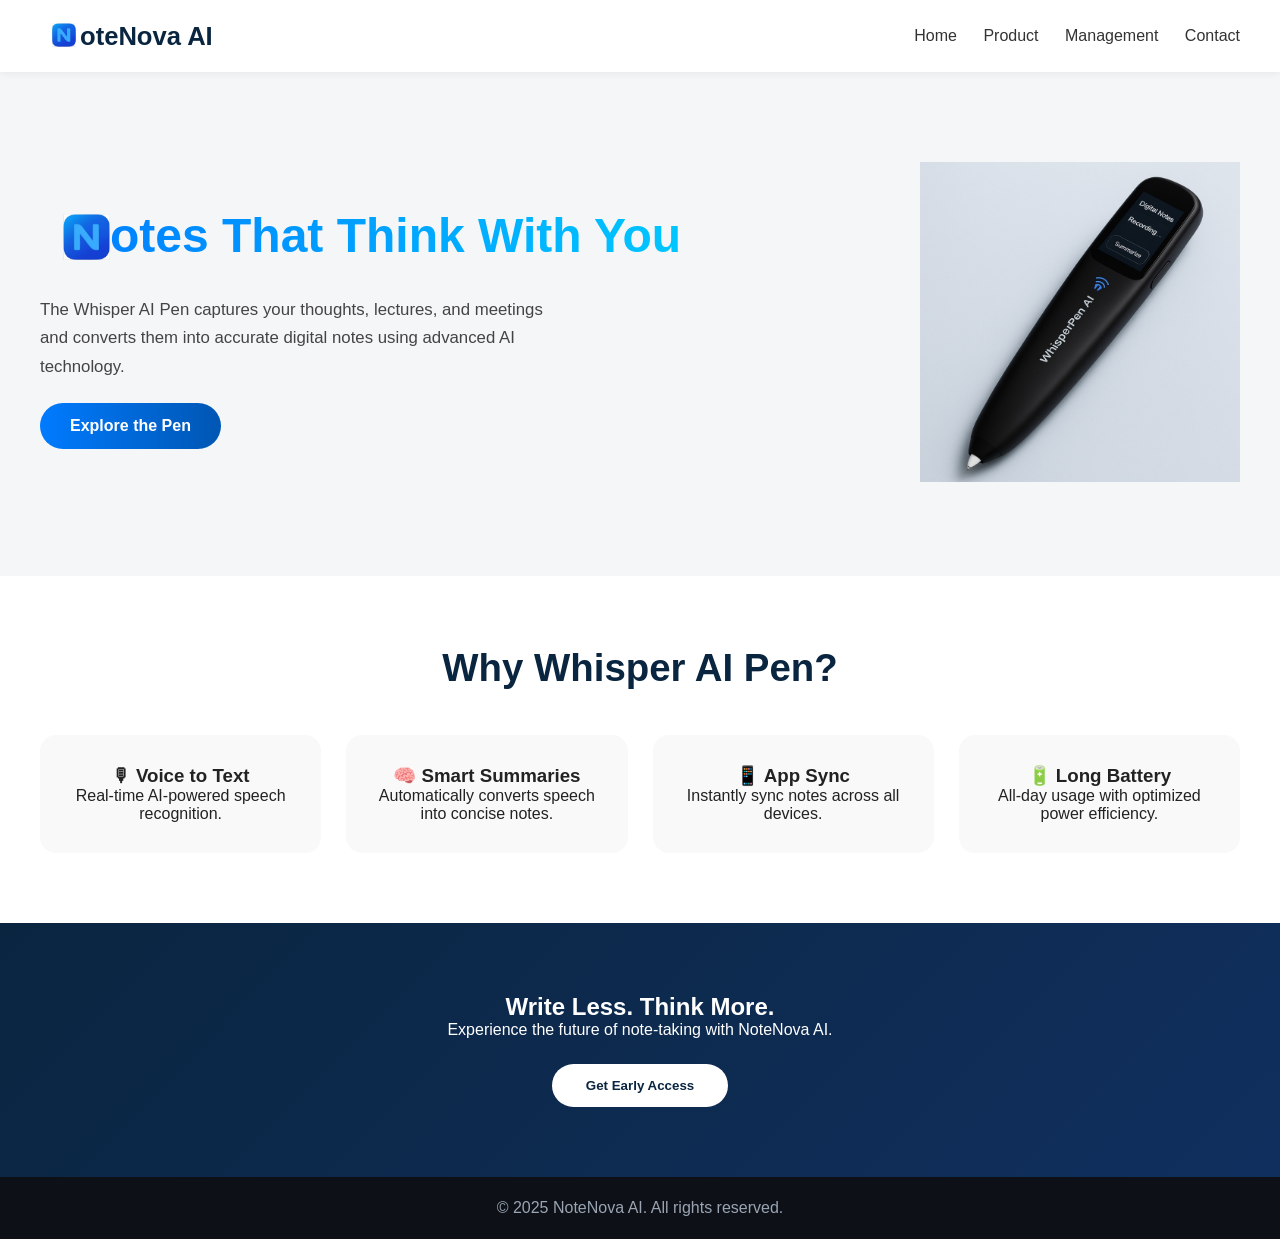
<file: index.html>
<!DOCTYPE html>
<html lang="en">
<head>
  <meta charset="UTF-8" />
  <meta name="viewport" content="width=device-width, initial-scale=1.0"/>
  <title>NoteNova AI | Whisper AI Pen</title>

  <link rel="stylesheet" href="style3.css">
</head>
<body>

  <!-- NAVBAR -->
  <header class="navbar">
    <h1 class="brand-title">
  <span class="logo-n-nav">
    <img src="bcaecf6e-263d-4a7d-95c4-0d7856e9bc27.png" alt="NoteNova Logo" >
  </span>
  oteNova AI
</h1>

    <nav>
      <a href="index.html">Home</a>
      <a href="product.html">Product</a>
      <a href="test.html">Management</a>
      <a href="c2.html">Contact</a>
    </nav>
  </header>

  <!-- HERO -->
  <section class="hero">

    <div class="hero-text">

      <!-- TAGLINE WITH LOGO AS "N" -->
      <h2 class="tagline">
        <span class="logo-n">
          <img src="bcaecf6e-263d-4a7d-95c4-0d7856e9bc27.png" alt="N Logo">
        </span>
        otes That Think With You
      </h2>

      <p>
        The Whisper AI Pen captures your thoughts, lectures, and meetings
        and converts them into accurate digital notes using advanced AI
        technology.
      </p>

      <button>Explore the Pen</button>
    </div>

    <div class="hero-image">
      <img src="pen.jpeg" alt="Whisper AI Pen">
    </div>

  </section>

  <!-- FEATURES -->
  <section class="features">
    <h2>Why Whisper AI Pen?</h2>

    <div class="feature-grid">
      <div class="feature-card">
        <h3>🎙 Voice to Text</h3>
        <p>Real-time AI-powered speech recognition.</p>
      </div>

      <div class="feature-card">
        <h3>🧠 Smart Summaries</h3>
        <p>Automatically converts speech into concise notes.</p>
      </div>

      <div class="feature-card">
        <h3>📱 App Sync</h3>
        <p>Instantly sync notes across all devices.</p>
      </div>

      <div class="feature-card">
        <h3>🔋 Long Battery</h3>
        <p>All-day usage with optimized power efficiency.</p>
      </div>
    </div>
  </section>

  <!-- CTA -->
  <section class="cta">
    <h2>Write Less. Think More.</h2>
    <p>Experience the future of note-taking with NoteNova AI.</p>
    <button>Get Early Access</button>
  </section>

  <!-- FOOTER -->
  <footer>
    <p>© 2025 NoteNova AI. All rights reserved.</p>
  </footer>

</body>
</html>
</file>
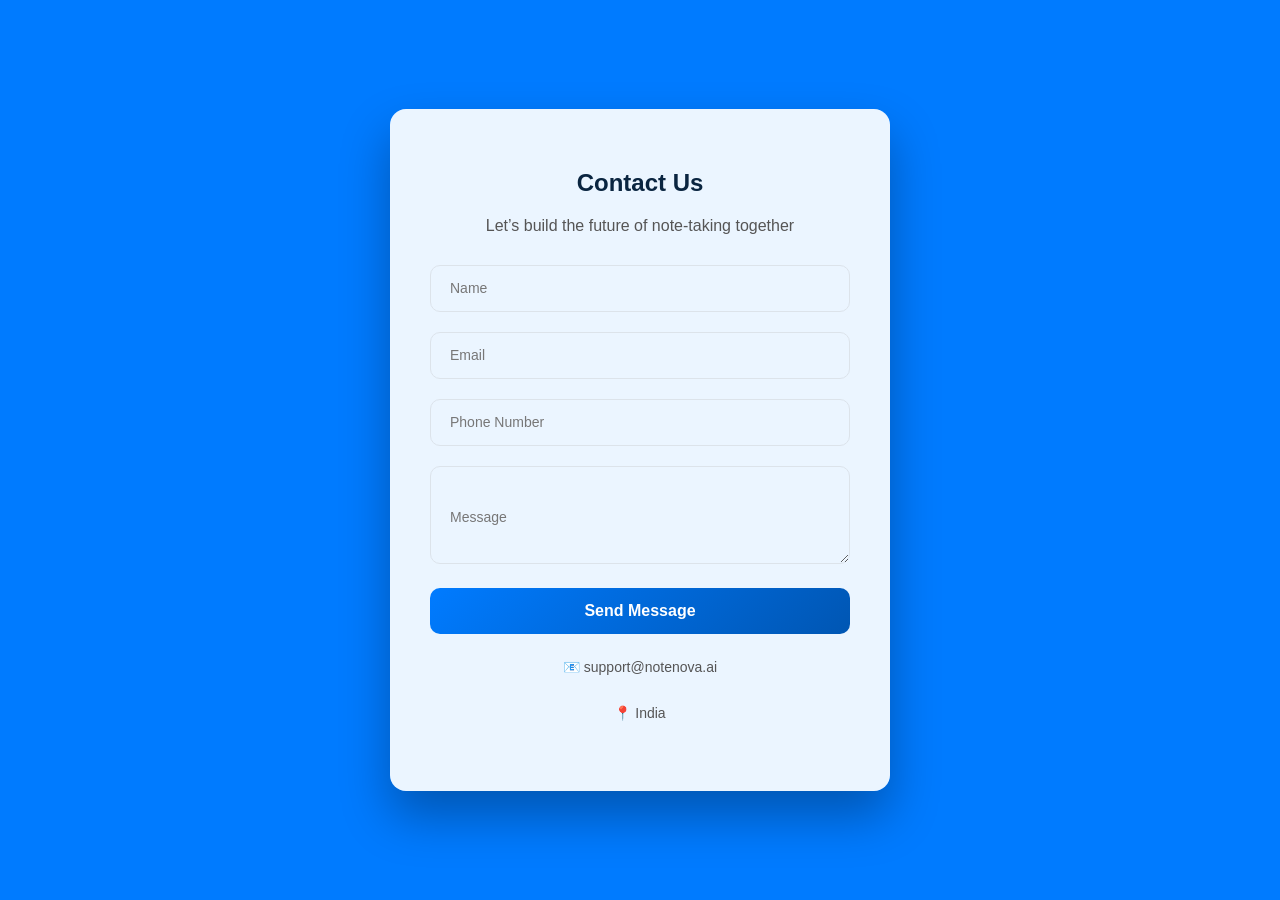
<file: c2.html>
<!DOCTYPE html>
<html lang="en">
<head>
  <meta charset="UTF-8" />
  <meta name="viewport" content="width=device-width, initial-scale=1.0"/>
  <title>Contact Us | NoteNova AI</title>
  <link rel="stylesheet" href="c2.css">
</head>
<body>

<div class="contact-container">
  <div class="contact-card">

    <h2>Contact Us</h2>
    <p>Let’s build the future of note-taking together</p>

    <form action="https://api.web3forms.com/submit" method="POST">
    <input type="hidden" name="access_key" value="040f503c-e6b9-4ea0-aafb-39f7a6f29652">
    <input type="hidden" name="email" required>

      <div class="input-group">
        <input type="text" name="name" required>
        <label>Name</label>
      </div>

      <div class="input-group">
        <input type="email" name="email" required>
        <label>Email</label>
      </div>

      <div class="input-group">
        <input type="tel" pattern="[0-9]{10}" name="Phone" required>
        <label>Phone Number</label>
      </div>


      <div class="input-group">
        <textarea rows="4" name="message" required></textarea>
        <label>Message</label>
      </div>

      <button type="submit">Send Message</button>
    </form>

    <div class="info">
      <p>📧 support@notenova.ai</p>
      <p>📍 India</p>
    </div>

  </div>
</div>

</body>
</html>
</file>
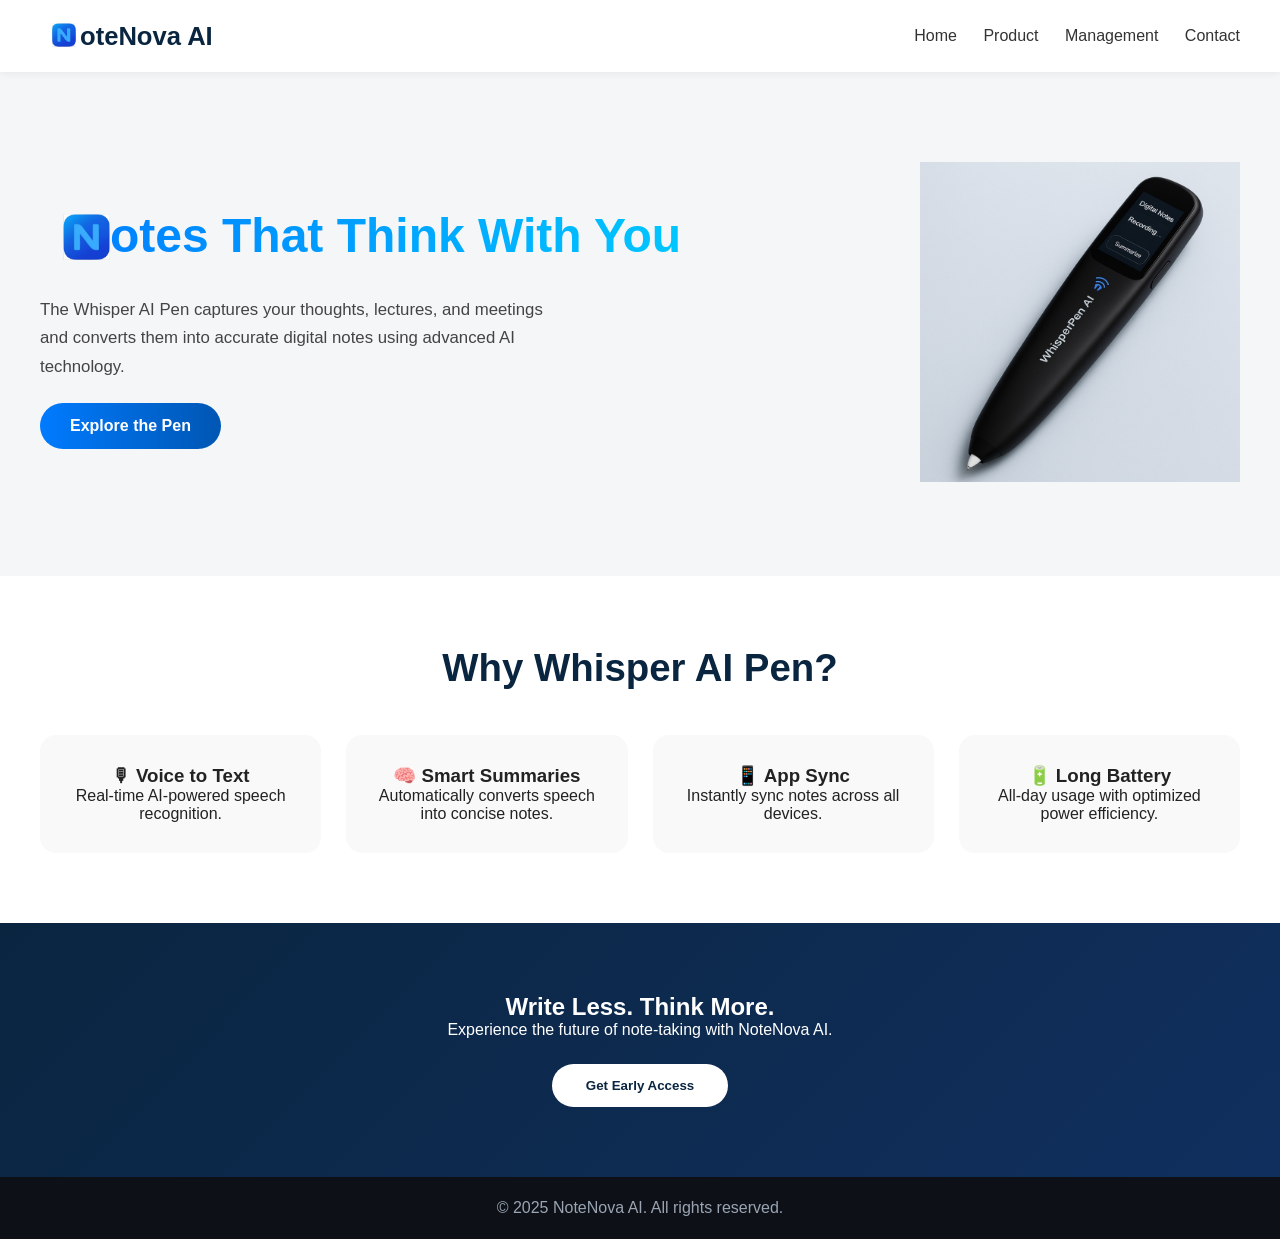
<file: Home.html>
<!DOCTYPE html>
<html lang="en">
<head>
  <meta charset="UTF-8" />
  <meta name="viewport" content="width=device-width, initial-scale=1.0"/>
  <title>NoteNova AI | Whisper AI Pen</title>

  <link rel="stylesheet" href="style3.css">
</head>
<body>

  <!-- NAVBAR -->
  <header class="navbar">
    <h1 class="brand-title">
  <span class="logo-n-nav">
    <img src="bcaecf6e-263d-4a7d-95c4-0d7856e9bc27.png" alt="NoteNova Logo" >
  </span>
  oteNova AI
</h1>

    <nav>
      <a href="Home.html">Home</a>
      <a href="product.html">Product</a>
      <a href="test.html">Management</a>
      <a href="c2.html">Contact</a>
    </nav>
  </header>

  <!-- HERO -->
  <section class="hero">

    <div class="hero-text">

      <!-- TAGLINE WITH LOGO AS "N" -->
      <h2 class="tagline">
        <span class="logo-n">
          <img src="bcaecf6e-263d-4a7d-95c4-0d7856e9bc27.png" alt="N Logo">
        </span>
        otes That Think With You
      </h2>

      <p>
        The Whisper AI Pen captures your thoughts, lectures, and meetings
        and converts them into accurate digital notes using advanced AI
        technology.
      </p>

      <button>Explore the Pen</button>
    </div>

    <div class="hero-image">
      <img src="pen.jpeg" alt="Whisper AI Pen">
    </div>

  </section>

  <!-- FEATURES -->
  <section class="features">
    <h2>Why Whisper AI Pen?</h2>

    <div class="feature-grid">
      <div class="feature-card">
        <h3>🎙 Voice to Text</h3>
        <p>Real-time AI-powered speech recognition.</p>
      </div>

      <div class="feature-card">
        <h3>🧠 Smart Summaries</h3>
        <p>Automatically converts speech into concise notes.</p>
      </div>

      <div class="feature-card">
        <h3>📱 App Sync</h3>
        <p>Instantly sync notes across all devices.</p>
      </div>

      <div class="feature-card">
        <h3>🔋 Long Battery</h3>
        <p>All-day usage with optimized power efficiency.</p>
      </div>
    </div>
  </section>

  <!-- CTA -->
  <section class="cta">
    <h2>Write Less. Think More.</h2>
    <p>Experience the future of note-taking with NoteNova AI.</p>
    <button>Get Early Access</button>
  </section>

  <!-- FOOTER -->
  <footer>
    <p>© 2025 NoteNova AI. All rights reserved.</p>
  </footer>

</body>
</html>
</file>
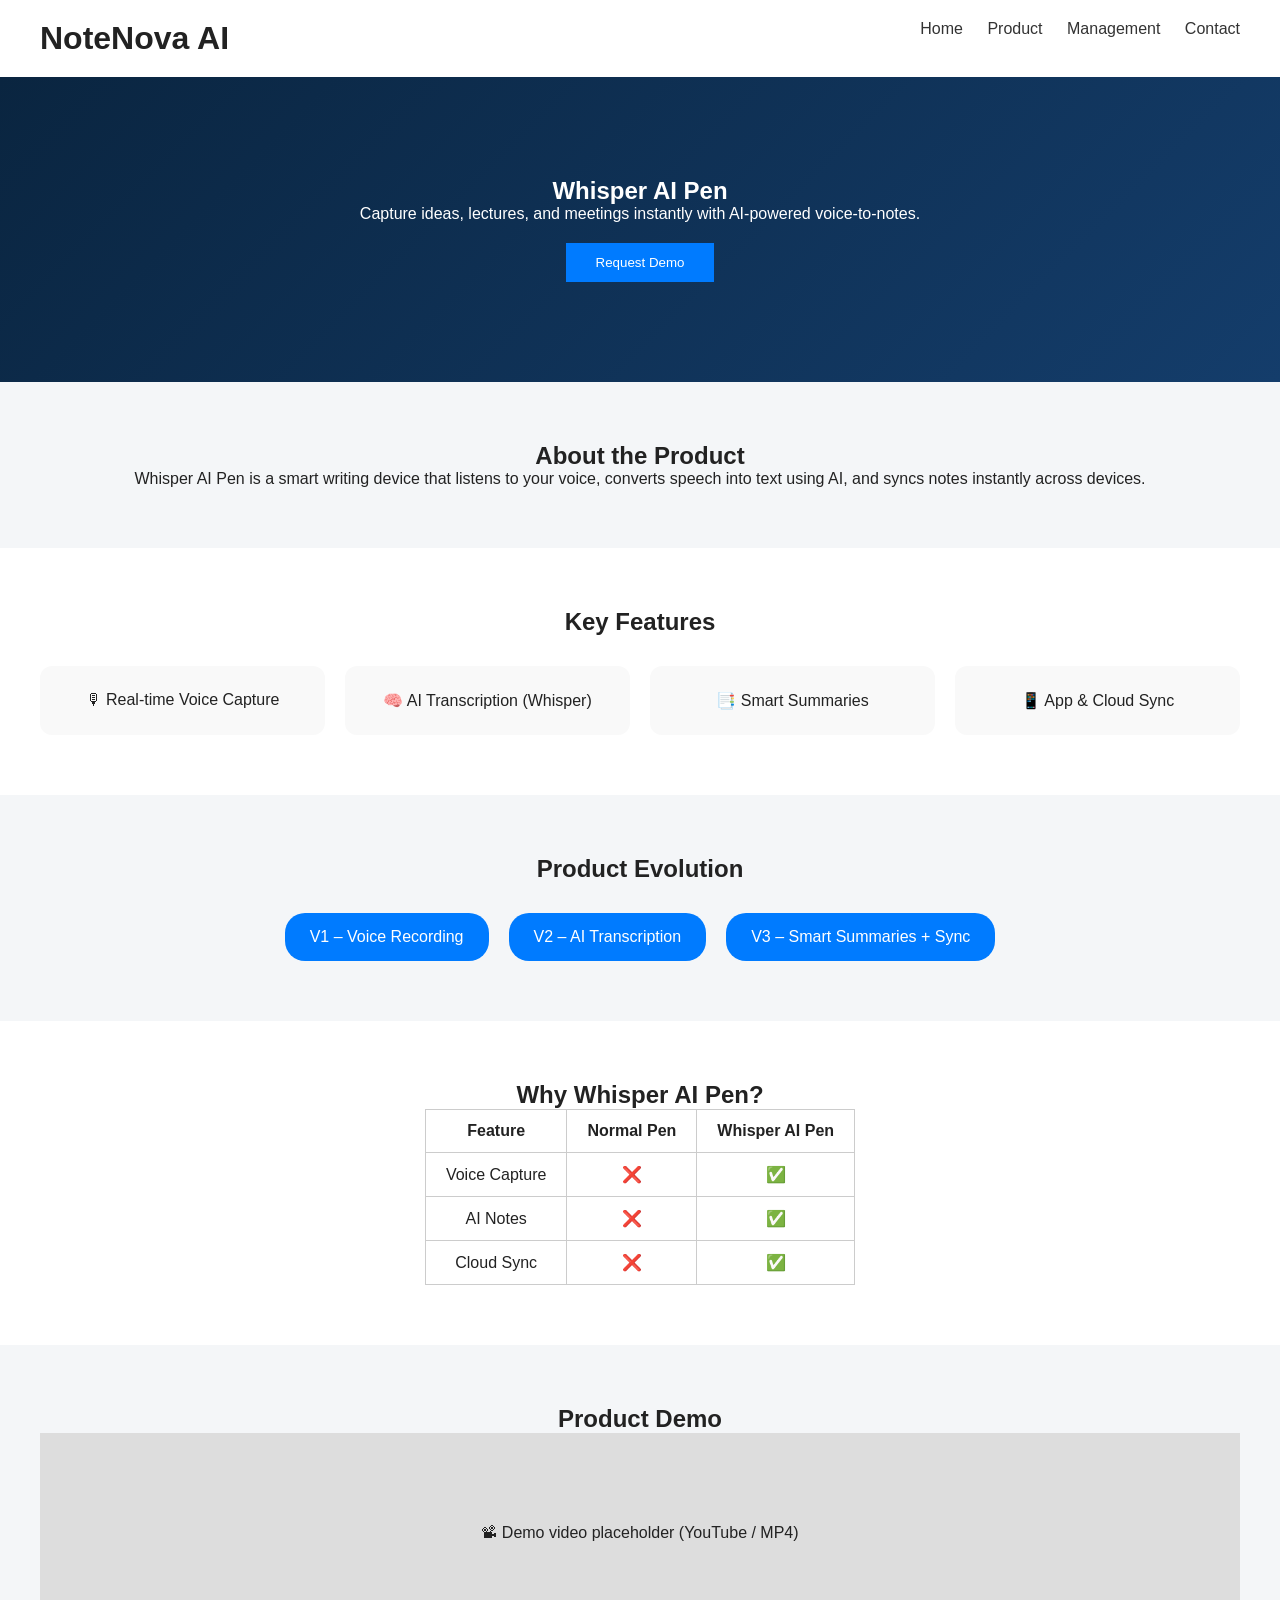
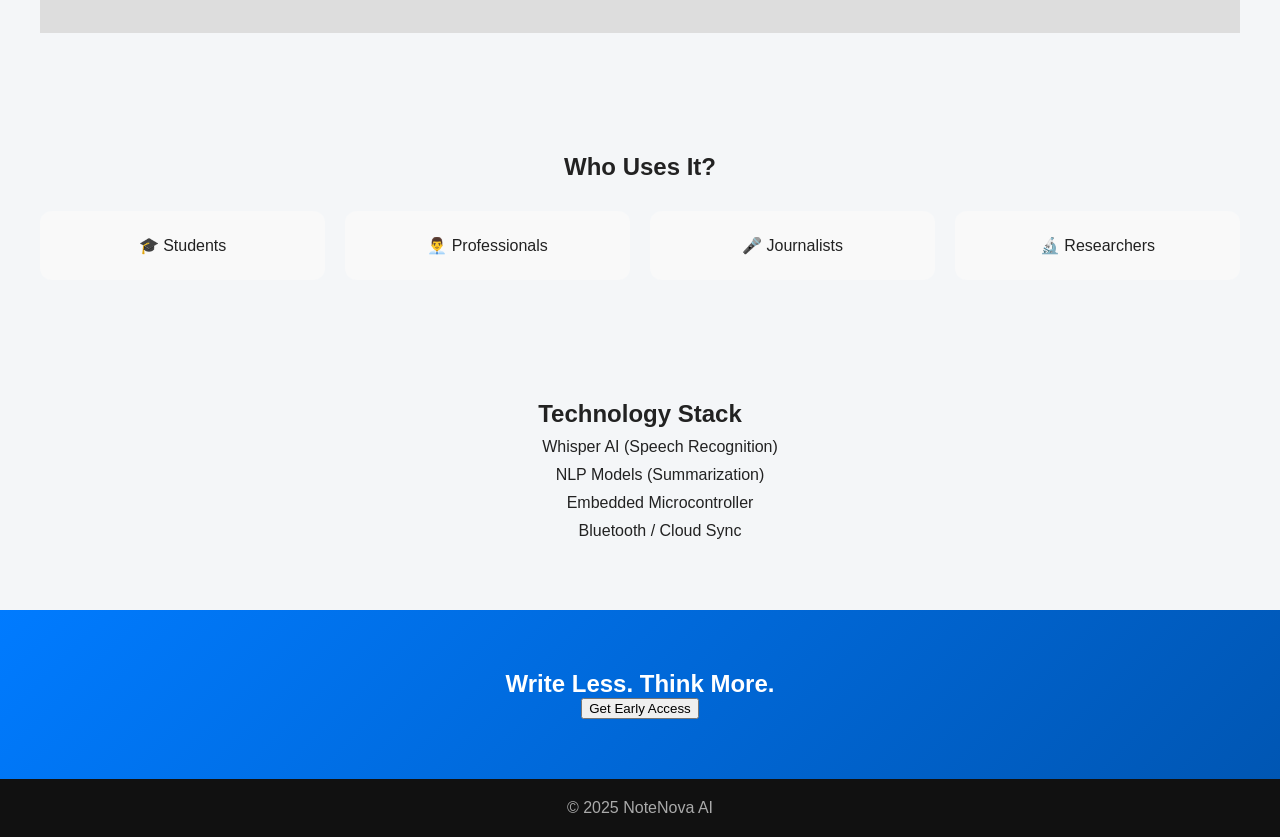
<file: product.html>
<!DOCTYPE html>
<html lang="en">
<head>
  <meta charset="UTF-8" />
  <meta name="viewport" content="width=device-width, initial-scale=1.0"/>
  <title>Whisper AI Pen | NoteNova AI</title>
  <link rel="stylesheet" href="portfolio.css">
</head>
<body>

<header class="navbar">
  <h1>NoteNova AI</h1>
  <nav>
    <a href="index.html" target="_blank">Home</a>
    <a href="product.html" target="_blank">Product</a>
    <a href="test.html" target="_blank">Management</a>
    <a href="c2.html" target="_blank">Contact</a>
  </nav>
</header>

<!-- HERO -->
<section class="hero reveal">
  <div>
    <h2>Whisper AI Pen</h2>
    <p>Capture ideas, lectures, and meetings instantly with AI-powered voice-to-notes.</p>
    <button>Request Demo</button>
  </div>
</section>

<!-- ABOUT -->
<section class="section reveal">
  <h2>About the Product</h2>
  <p>
    Whisper AI Pen is a smart writing device that listens to your voice,
    converts speech into text using AI, and syncs notes instantly across devices.
  </p>
</section>

<!-- FEATURES -->
<section class="section features reveal">
  <h2>Key Features</h2>

  <div class="grid">
    <div class="card">🎙 Real-time Voice Capture</div>
    <div class="card">🧠 AI Transcription (Whisper)</div>
    <div class="card">📑 Smart Summaries</div>
    <div class="card">📱 App & Cloud Sync</div>
  </div>
</section>

<!-- TIMELINE -->
<section class="section reveal">
  <h2>Product Evolution</h2>
  <div class="timeline">
    <div class="step">V1 – Voice Recording</div>
    <div class="step">V2 – AI Transcription</div>
    <div class="step">V3 – Smart Summaries + Sync</div>
  </div>
</section>

<!-- COMPARISON -->
<section class="section comparison reveal">
  <h2>Why Whisper AI Pen?</h2>

  <table>
    <tr>
      <th>Feature</th>
      <th>Normal Pen</th>
      <th>Whisper AI Pen</th>
    </tr>
    <tr>
      <td>Voice Capture</td>
      <td>❌</td>
      <td>✅</td>
    </tr>
    <tr>
      <td>AI Notes</td>
      <td>❌</td>
      <td>✅</td>
    </tr>
    <tr>
      <td>Cloud Sync</td>
      <td>❌</td>
      <td>✅</td>
    </tr>
  </table>
</section>

<!-- DEMO -->
<section class="section demo reveal">
  <h2>Product Demo</h2>
  <div class="video-box">
    <p>📽 Demo video placeholder (YouTube / MP4)</p>
  </div>
</section>

<!-- USE CASES -->
<section class="section reveal">
  <h2>Who Uses It?</h2>
  <div class="grid">
    <div class="card">🎓 Students</div>
    <div class="card">👨‍💼 Professionals</div>
    <div class="card">🎤 Journalists</div>
    <div class="card">🔬 Researchers</div>
  </div>
</section>

<!-- TECH -->
<section class="section tech reveal">
  <h2>Technology Stack</h2>
  <ul>
    <li>Whisper AI (Speech Recognition)</li>
    <li>NLP Models (Summarization)</li>
    <li>Embedded Microcontroller</li>
    <li>Bluetooth / Cloud Sync</li>
  </ul>
</section>

<!-- CTA -->
<section class="cta reveal">
  <h2>Write Less. Think More.</h2>
  <button>Get Early Access</button>
</section>

<footer>
  © 2025 NoteNova AI
</footer>

<script src="portfolio.js"></script>
</body>
</html>
</file>
<file: style3.css>
/* ================= RESET ================= */
* {
  margin: 0;
  padding: 0;
  box-sizing: border-box;
}

/* ================= BODY ================= */
body {
  font-family: "Segoe UI", Arial, sans-serif;
  background: #f4f6f8;
  color: #222;
}

/* ================= NAVBAR ================= */
.navbar {
  display: flex;
  justify-content: space-between;
  align-items: center;
  padding: 16px 40px;
  background: #fff;
  position: sticky;
  top: 0;
  z-index: 10;
  box-shadow: 0 2px 8px rgba(0,0,0,0.06);
}

/* Brand title */
.brand-title {
  display: flex;
  align-items: center;
  gap: 6px;                 /* clean spacing */
  font-size: 1.6rem;
  font-weight: 700;
  color: #0a2540;
}

/* Navbar logo (visual size only, no layout break) */
.logo-n-nav img {
  width: 34px;              /* base size */
  height: 34px;
  object-fit: contain;
  transform: translateY(2px) scale(1.4); /* 🔥 looks bigger, layout safe */
  transform-origin: left center;
}

/* Nav links */
.navbar a {
  margin-left: 22px;
  text-decoration: none;
  color: #333;
  font-weight: 500;
}

.navbar a:hover {
  color: #007bff;
}

/* ================= HERO ================= */
.hero {
  display: flex;
  align-items: center;
  justify-content: space-between;
  padding: 90px 40px;
  gap: 50px;
}

/* Tagline */
.tagline {
  display: flex;
  align-items: center;
  gap: 6px;
  font-size: 3rem;
  font-weight: 800;
  line-height: 1.1;
  background: linear-gradient(90deg, #007bff, #00c6ff);
  -webkit-background-clip: text;
  -webkit-text-fill-color: transparent;
}

/* Hero logo (visual scale only) */
.logo-n img {
  width: 64px;              /* base size */
  height: 64px;
  object-fit: contain;
  transform: translateY(6px) scale(1.45); /* 🔥 bigger, no mess */
  transform-origin: left center;
}

/* Hero text */
.hero-text p {
  margin: 22px 0;
  max-width: 520px;
  line-height: 1.7;
  font-size: 1.05rem;
  color: #444;
}

/* Button */
.hero-text button {
  padding: 14px 30px;
  border: none;
  background: linear-gradient(90deg, #007bff, #0056b3);
  color: white;
  font-size: 16px;
  font-weight: 600;
  cursor: pointer;
  border-radius: 30px;
}

.hero-text button:hover {
  transform: translateY(-3px);
}

/* Hero image */
.hero-image img {
  width: 320px;
}

/* ================= FEATURES ================= */
.features {
  padding: 70px 40px;
  background: #fff;
  text-align: center;
}

.features h2 {
  font-size: 2.4rem;
  color: #0a2540;
}

.feature-grid {
  display: grid;
  grid-template-columns: repeat(auto-fit, minmax(230px, 1fr));
  gap: 25px;
  margin-top: 45px;
}

.feature-card {
  padding: 30px;
  background: #f9f9f9;
  border-radius: 16px;
}

.feature-card:hover {
  transform: translateY(-6px);
}

/* ================= CTA ================= */
.cta {
  padding: 70px 40px;
  background: linear-gradient(135deg, #0a2540, #102f5e);
  color: white;
  text-align: center;
}

.cta button {
  margin-top: 25px;
  padding: 14px 34px;
  background: white;
  color: #0a2540;
  border: none;
  border-radius: 30px;
  font-weight: 600;
  cursor: pointer;
}

/* ================= FOOTER ================= */
footer {
  padding: 22px;
  text-align: center;
  background: #0d1117;
  color: #9aa4b2;
}

/* ================= RESPONSIVE ================= */
@media (max-width: 768px) {
  .hero {
    flex-direction: column;
    text-align: center;
  }

  .tagline {
    font-size: 2.2rem;
    justify-content: center;
  }

  .logo-n img {
    transform: translateY(5px) scale(1.3);
  }

  .brand-title {
    font-size: 1.4rem;
  }

  .logo-n-nav img {
    transform: translateY(2px) scale(1.3);
  }
}
</file>
<file: c2.css>
* {
  box-sizing: border-box;
  font-family: Arial, sans-serif;
}

/* BACKGROUND */
body {
  margin: 0;
  min-height: 100vh;
  /*background: linear-gradient(135deg, #0a2540, #143d6b);*/
  background: #007bff;
  display: flex;
  align-items: center;
  justify-content: center;
}

/* CONTAINER */
.contact-container {
  width: 100%;
  padding: 20px;
}

/* GLASS CARD */
.contact-card {
  max-width: 500px;
  margin: auto;
  padding: 40px;
  background: rgba(255, 255, 255, 0.92);
  backdrop-filter: blur(10px);
  border-radius: 16px;
  box-shadow: 0 25px 50px rgba(0,0,0,0.3);
  animation: fadeUp 0.9s ease;
}

/* HEADINGS */
.contact-card h2 {
  text-align: center;
  color: #0a2540;
}

.contact-card p {
  text-align: center;
  color: #555;
  margin-bottom: 30px;
}

/* INPUT GROUP */
.input-group {
  position: relative;
  margin-bottom: 20px;
}

.input-group input,
.input-group textarea,
.input-group select {
  width: 100%;
  padding: 14px;
  border-radius: 10px;
  border: 1px solid #dce3ea;
  font-size: 15px;
  background: transparent;
  outline: none;
  transition: all 0.3s ease;
}

/* FLOATING LABEL 
.input-group label {
  position: absolute;
  left: 14px;
  top: 50%;
  transform: translateY(-50%);
  color: #777;
  font-size: 14px;
  pointer-events: none;
  transition: 0.3s ease;
  background: white;
  padding: 0 5px;
}
  */
.input-group label {
  position: absolute;
  left: 14px;
  top: 50%;
  transform: translateY(-50%);
  color: #777;
  font-size: 14px;
  pointer-events: none;
  transition: 0.3s ease;

  /* FIX HERE */
  background: transparent;
  padding: 0 6px;
  border-radius: 6px;
}


/* ACTIVE STATES */
.input-group input:focus,
.input-group textarea:focus,
.input-group select:focus {
  border-color: #007bff;
  box-shadow: 0 0 0 3px rgba(0,123,255,0.25);
}

.input-group input:focus + label,
.input-group input:valid + label,
.input-group textarea:focus + label,
.input-group textarea:valid + label,
.input-group select:focus + label,
.input-group select:valid + label {
  top: -8px;
  font-size: 12px;
  color: #007bff;
}

/* BUTTON */
button {
  width: 100%;
  padding: 14px;
  background: linear-gradient(135deg, #007bff, #0056b3);
  color: white;
  border: none;
  border-radius: 10px;
  font-size: 16px;
  font-weight: bold;
  cursor: pointer;
  transition: transform 0.3s ease, box-shadow 0.3s ease;
}

button:hover {
  transform: translateY(-3px);
  box-shadow: 0 15px 30px rgba(0,123,255,0.4);
}

/* INFO */
.info {
  margin-top: 25px;
  text-align: center;
  color: #0a2540;
  font-size: 14px;
}

/* ANIMATION */
@keyframes fadeUp {
  from {
    opacity: 0;
    transform: translateY(40px);
  }
  to {
    opacity: 1;
    transform: translateY(0);
  }
}

/* RESPONSIVE */
@media (max-width: 500px) {
  .contact-card {
    padding: 25px;
  }
}
</file>
<file: portfolio.css>
* {
  box-sizing: border-box;
  margin: 0;
  font-family: Arial, sans-serif;
}

body {
  background: #f4f6f8;
  color: #222;
}

.navbar {
  display: flex;
  justify-content: space-between;
  padding: 20px 40px;
  background: white;
  position: sticky;
  top: 0;
  z-index: 100;
}

.navbar a {
  margin-left: 20px;
  text-decoration: none;
  color: #333;
}

.hero {
  background: linear-gradient(135deg, #0a2540, #143d6b);
  color: white;
  padding: 100px 40px;
  text-align: center;
}

.hero button {
  margin-top: 20px;
  padding: 12px 30px;
  background: #007bff;
  color: white;
  border: none;
  cursor: pointer;
}

.section {
  padding: 60px 40px;
  text-align: center;
}

.features,
.comparison {
  background: white;
}

.grid {
  display: grid;
  grid-template-columns: repeat(auto-fit, minmax(180px, 1fr));
  gap: 20px;
  margin-top: 30px;
}

.card {
  padding: 25px;
  background: #f9f9f9;
  border-radius: 12px;
  transition: transform 0.3s ease;
}

.card:hover {
  transform: translateY(-8px);
}

.timeline {
  display: flex;
  justify-content: center;
  gap: 20px;
  margin-top: 30px;
}

.step {
  background: #007bff;
  color: white;
  padding: 15px 25px;
  border-radius: 20px;
}

table {
  margin: auto;
  border-collapse: collapse;
}

td, th {
  border: 1px solid #ccc;
  padding: 12px 20px;
}

.demo .video-box {
  height: 200px;
  background: #ddd;
  display: flex;
  align-items: center;
  justify-content: center;
}

.tech ul {
  list-style: none;
}

.tech li {
  margin: 10px 0;
}

.cta {
  background: linear-gradient(135deg, #007bff, #0056b3);
  color: white;
  padding: 60px;
  text-align: center;
}

footer {
  background: #111;
  color: #aaa;
  padding: 20px;
  text-align: center;
}

/* SCROLL ANIMATION */
.reveal {
  opacity: 0;
  transform: translateY(40px);
  transition: 0.6s ease;
}

.reveal.active {
  opacity: 1;
  transform: translateY(0);
}

/* RESPONSIVE */
@media (max-width: 768px) {
  .timeline {
    flex-direction: column;
  }
}
</file>
